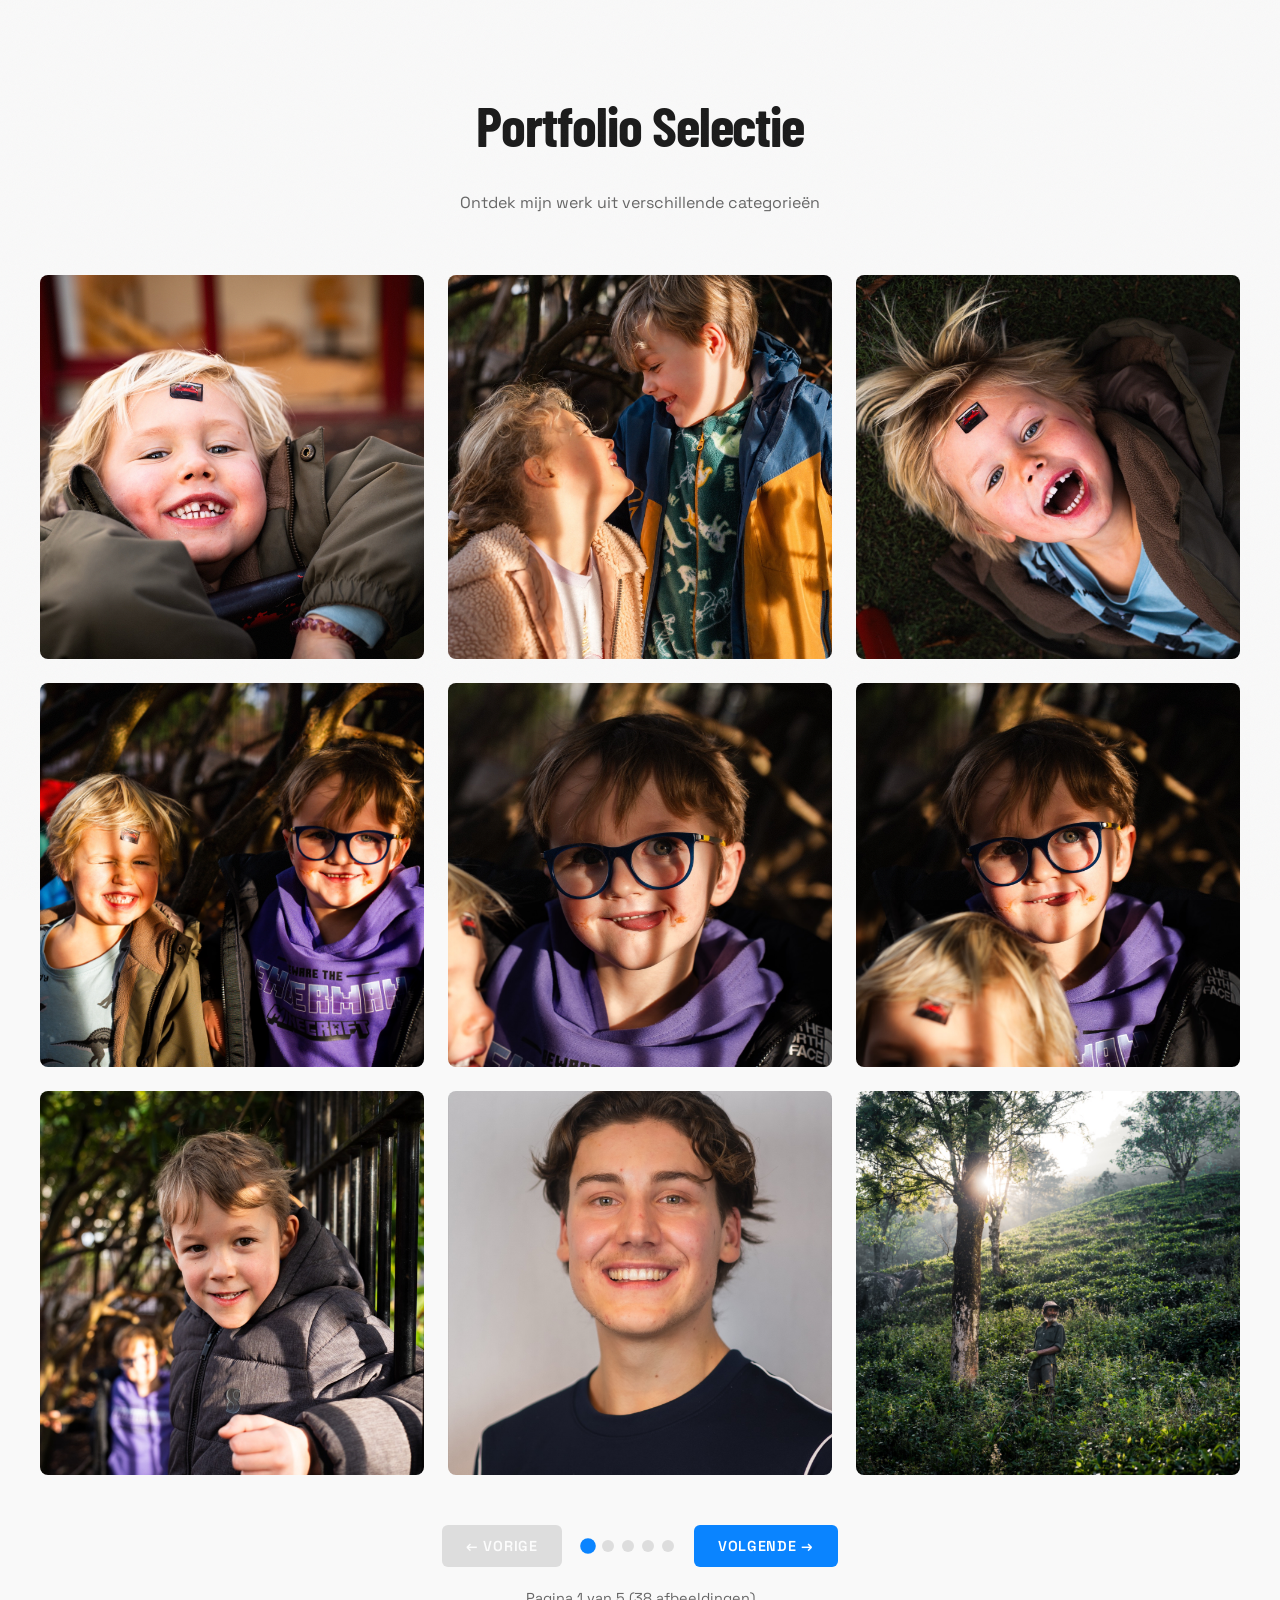
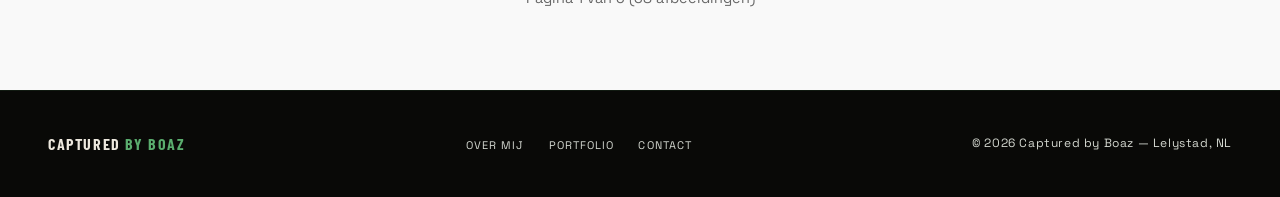
<file: albums/album.html>
<!DOCTYPE html>
<html lang="nl">
<head>
    <meta charset="UTF-8">
    <meta name="viewport" content="width=device-width, initial-scale=1.0">
    <meta name="description" content="Captured by Boaz — Fotograaf & Videograaf uit Lelystad. Verhalen die mensen in beweging brengen.">
    <title>Captured by Boaz — Verhalen die mensen in beweging brengen</title>
    <link rel="preconnect" href="https://fonts.googleapis.com">
    <link rel="preconnect" href="https://fonts.gstatic.com" crossorigin>
    <link href="https://fonts.googleapis.com/css2?family=Barlow+Condensed:ital,wght@0,300;0,400;0,600;0,700;0,800;0,900;1,300;1,400;1,700&family=Space+Grotesk:wght@300;400;500;600;700&display=swap" rel="stylesheet">
    <link rel="icon" type="image/x-icon" href="../assets/icons/favicon.svg" />
    <link rel="stylesheet" href="../assets/styles/style.css" />
    <link rel="stylesheet" href="./album.css">
</head>

<body>

<!-- ── GALLERY GRID WITH PAGINATION ── -->
<section id="gallery">
    <div class="gallery-container">
        <div class="gallery-header">
            <h2>Portfolio Selectie</h2>
            <p>Ontdek mijn werk uit verschillende categorieën</p>
        </div>

        <div class="gallery-grid" id="galleryGrid">
            <!-- Gallery items worden hier door JavaScript ingevuld -->
        </div>

        <div class="gallery-pagination">
            <button class="pagination-btn" id="prevBtn" aria-label="Vorige pagina">← Vorige</button>
            <div class="pagination-dots" id="paginationDots"></div>
            <button class="pagination-btn" id="nextBtn" aria-label="Volgende pagina">Volgende →</button>
        </div>

        <div class="page-info" id="pageInfo"></div>
    </div>
</section>

<!-- ── FOOTER ── -->
<footer>
    <div class="container">
        <div class="footer-inner">
            <div class="footer-logo">CAPTURED <span>by Boaz</span></div>
            <ul class="footer-links" role="list">
                <li><a href="#meet">Over mij</a></li>
                <li><a href="#portfolio">Portfolio</a></li>
                <li><a href="#contact">Contact</a></li>
            </ul>
            <p class="footer-copy">© 2026 Captured by Boaz — Lelystad, NL</p>
        </div>
    </div>
</footer>

<script src="album.js" defer></script>
</body>
</html>
</file>
<file: assets/styles/style.css>
/* ── TOKENS ── */
:root {
    --c-black:   #090907;
    --c-dark:    #0f1510;
    --c-green:   #1e3d28;
    --c-green-2: #2d5c3e;
    --c-accent:  #5aad6e;
    --c-cream:   #ede8de;
    --c-muted:   #d4d8d0;
    --c-border:  rgba(90,173,110,0.10);
    --c-grid:    rgba(90,173,110,0.06);

    --f-display: 'Barlow Condensed', sans-serif;
    --f-body:    'Space Grotesk', sans-serif;

    --ease-out: cubic-bezier(0.16, 1, 0.3, 1);
    --ease-in-out: cubic-bezier(0.87, 0, 0.13, 1);
}

/* ── RESET ── */
*, *::before, *::after { box-sizing: border-box; margin: 0; padding: 0; }
html { scroll-behavior: smooth; overflow-x: hidden; }
body {
    background: var(--c-black);
    color: var(--c-cream);
    font-family: var(--f-body);
    font-size: 16px;
    line-height: 1.6;
    overflow-x: hidden;
    cursor: none;
}
img { display: block; width: 100%; }
a { color: inherit; text-decoration: none; }
button { cursor: none; border: none; background: none; font-family: inherit; }

/* ── GRAIN OVERLAY ── */
body::before {
    content: '';
    position: fixed;
    inset: 0;
    pointer-events: none;
    z-index: 9999;
    opacity: 0.035;
    background-image: url("data:image/svg+xml,%3Csvg viewBox='0 0 256 256' xmlns='http://www.w3.org/2000/svg'%3E%3Cfilter id='noise'%3E%3CfeTurbulence type='fractalNoise' baseFrequency='0.9' numOctaves='4' stitchTiles='stitch'/%3E%3C/filter%3E%3Crect width='100%25' height='100%25' filter='url(%23noise)'/%3E%3C/svg%3E");
    background-size: 180px 180px;
}

/* ── GRID OVERLAY ── */
.grid-overlay {
    position: absolute;
    inset: 0;
    pointer-events: none;
    background-image:
            linear-gradient(var(--c-grid) 1px, transparent 1px),
            linear-gradient(90deg, var(--c-grid) 1px, transparent 1px);
    background-size: 80px 80px;
}

/* ── CUSTOM CURSOR ── */
#cursor-dot {
    position: fixed;
    width: 6px; height: 6px;
    background: var(--c-accent);
    border-radius: 50%;
    pointer-events: none;
    z-index: 10000;
    transform: translate(-50%, -50%);
    transition: width 0.2s, height 0.2s, background 0.2s;
}
#cursor-ring {
    position: fixed;
    width: 36px; height: 36px;
    border: 1px solid var(--c-accent);
    border-radius: 50%;
    pointer-events: none;
    z-index: 10000;
    transform: translate(-50%, -50%);
    transition: width 0.35s var(--ease-out), height 0.35s var(--ease-out), border-color 0.2s, opacity 0.2s;
    opacity: 0.5;
}
body:has(a:hover) #cursor-ring,
body:has(button:hover) #cursor-ring {
    width: 56px; height: 56px;
    opacity: 1;
    border-color: var(--c-accent);
}

/* ── NAV ── */
nav {
    position: fixed;
    top: 0; left: 0; right: 0;
    z-index: 900;
    padding: 24px 48px;
    display: flex;
    align-items: center;
    justify-content: space-between;
    transition: background 0.4s, padding 0.4s;
}
nav.scrolled {
    background: rgba(9,9,7,0.92);
    backdrop-filter: blur(12px);
    padding: 16px 48px;
    border-bottom: 1px solid var(--c-border);
}
.nav-logo {
    font-family: var(--f-display);
    font-size: 18px;
    font-weight: 700;
    letter-spacing: 0.08em;
    text-transform: uppercase;
    color: var(--c-cream);
    display: flex;
    align-items: center;
    gap: 10px;
}
.nav-logo span { color: var(--c-accent); font-style: italic; font-weight: 300; text-transform: none; letter-spacing: 0; }
.nav-links {
    display: flex;
    gap: 36px;
    list-style: none;
}
.nav-links a {
    font-size: 12px;
    font-weight: 500;
    letter-spacing: 0.12em;
    text-transform: uppercase;
    color: var(--c-muted);
    transition: color 0.2s;
    cursor: none;
}
.nav-links a:hover { color: var(--c-cream); }
.nav-cta {
    font-size: 11px;
    font-weight: 600;
    letter-spacing: 0.14em;
    text-transform: uppercase;
    padding: 10px 22px;
    border: 1px solid var(--c-accent);
    color: var(--c-accent);
    transition: background 0.25s, color 0.25s;
    cursor: none;
}
.nav-cta:hover { background: var(--c-accent); color: var(--c-black); }

/* hamburger */
.hamburger {
    display: none;
    flex-direction: column;
    gap: 5px;
    width: 28px;
    cursor: none;
    z-index: 901;
}
.hamburger span {
    display: block;
    height: 1.5px;
    background: var(--c-cream);
    transition: transform 0.35s var(--ease-out), opacity 0.35s;
}
.hamburger.open span:nth-child(1) { transform: translateY(6.5px) rotate(45deg); }
.hamburger.open span:nth-child(2) { opacity: 0; }
.hamburger.open span:nth-child(3) { transform: translateY(-6.5px) rotate(-45deg); }

.mobile-menu {
    position: fixed;
    inset: 0;
    background: var(--c-black);
    z-index: 899;
    display: flex;
    flex-direction: column;
    align-items: center;
    justify-content: center;
    gap: 40px;
    opacity: 0;
    pointer-events: none;
    transition: opacity 0.4s;
}
.mobile-menu.open { opacity: 1; pointer-events: all; }
.mobile-menu a {
    font-family: var(--f-display);
    font-size: clamp(36px, 8vw, 72px);
    font-weight: 700;
    letter-spacing: 0.04em;
    text-transform: uppercase;
    color: var(--c-cream);
    cursor: none;
    transition: color 0.2s;
}
.mobile-menu a:hover { color: var(--c-accent); }

/* ── HERO ── */
#hero {
    position: relative;
    min-height: 100svh;
    display: flex;
    flex-direction: column;
    justify-content: flex-end;
    padding: 0 48px 80px;
    overflow: hidden;
}
.hero-bg {
    position: absolute;
    inset: 0;
    background:
            linear-gradient(to right, rgba(9,9,7,0.92) 0%, rgba(9,9,7,0.60) 50%, rgba(9,9,7,0.30) 100%),
            linear-gradient(to top, rgba(9,9,7,1) 0%, transparent 40%),
            url('../images/hero-boaz.png') right center / cover no-repeat;
}
/* Double exposure — niet meer nodig */
.hero-double-exposure { display: none; }
.hero-plus-markers {
    position: absolute;
    inset: 0;
    pointer-events: none;
}
.plus {
    position: absolute;
    width: 20px; height: 20px;
    opacity: 0.3;
}
.plus::before, .plus::after {
    content: '';
    position: absolute;
    background: var(--c-accent);
}
.plus::before { width: 1px; height: 100%; left: 50%; top: 0; }
.plus::after  { height: 1px; width: 100%; top: 50%; left: 0; }

.hero-eyebrow {
    font-size: 11px;
    font-weight: 500;
    letter-spacing: 0.2em;
    text-transform: uppercase;
    color: var(--c-accent);
    margin-bottom: 20px;
    opacity: 0;
    transform: translateY(20px);
}
.hero-title {
    font-family: var(--f-display);
    font-size: clamp(54px, 7.5vw, 115px);
    font-weight: 900;
    line-height: 0.9;
    text-transform: uppercase;
    letter-spacing: -0.01em;
    overflow: hidden;
    margin-bottom: 32px;
}
.hero-title-line {
    display: block;
    overflow: hidden;
}
.hero-title-line span {
    display: block;
    transform: translateY(110%);
}
.hero-title em {
    font-style: italic;
    font-weight: 300;
    color: var(--c-accent);
}
.hero-bottom {
    display: flex;
    align-items: flex-end;
    justify-content: space-between;
    gap: 40px;
    opacity: 0;
    transform: translateY(20px);
}
.hero-sub {
    font-size: 15px;
    font-weight: 300;
    color: var(--c-muted);
    max-width: 340px;
    line-height: 1.7;
}
.hero-sub strong { color: var(--c-cream); font-weight: 500; }
.hero-actions { display: flex; gap: 16px; align-items: center; flex-shrink: 0; }
.btn-primary {
    display: inline-flex;
    align-items: center;
    gap: 12px;
    padding: 16px 32px;
    background: var(--c-accent);
    color: var(--c-black);
    font-size: 12px;
    font-weight: 700;
    letter-spacing: 0.14em;
    text-transform: uppercase;
    transition: background 0.25s, transform 0.25s var(--ease-out);
    cursor: none;
}
.btn-primary:hover { background: #6ec47f; transform: translateY(-2px); }
.btn-ghost {
    display: inline-flex;
    align-items: center;
    gap: 10px;
    padding: 16px 28px;
    border: 1px solid var(--c-border);
    color: var(--c-cream);
    font-size: 12px;
    font-weight: 500;
    letter-spacing: 0.12em;
    text-transform: uppercase;
    transition: border-color 0.25s, color 0.25s;
    cursor: none;
}
.btn-ghost:hover { border-color: var(--c-cream); }
.scroll-indicator {
    position: absolute;
    bottom: 32px;
    left: 50%;
    transform: translateX(-50%);
    display: flex;
    flex-direction: column;
    align-items: center;
    gap: 8px;
    opacity: 0;
}
.scroll-indicator span {
    font-size: 10px;
    letter-spacing: 0.2em;
    text-transform: uppercase;
    color: var(--c-muted);
}
.scroll-line {
    width: 1px;
    height: 48px;
    background: linear-gradient(to bottom, var(--c-accent), transparent);
    animation: scrollPulse 2s ease-in-out infinite;
}
@keyframes scrollPulse {
    0%, 100% { opacity: 0.4; transform: scaleY(1); }
    50% { opacity: 1; transform: scaleY(1.2); }
}

/* ── SECTION BASICS ── */
section { position: relative; }
.container { max-width: 1280px; margin: 0 auto; padding: 0 48px; }
.section-pad { padding: 140px 0; }

.section-label {
    display: flex;
    align-items: center;
    gap: 14px;
    margin-bottom: 20px;
}
.section-label span {
    font-size: 10px;
    font-weight: 600;
    letter-spacing: 0.25em;
    text-transform: uppercase;
    color: var(--c-accent);
}
.section-label::after {
    content: '';
    height: 1px;
    width: 40px;
    background: var(--c-accent);
    opacity: 0.5;
}

.reveal {
    opacity: 0;
    transform: translateY(40px);
    transition: opacity 0.8s var(--ease-out), transform 0.8s var(--ease-out);
}
.reveal.visible { opacity: 1; transform: translateY(0); }
.reveal-delay-1 { transition-delay: 0.1s; }
.reveal-delay-2 { transition-delay: 0.2s; }
.reveal-delay-3 { transition-delay: 0.3s; }
.reveal-delay-4 { transition-delay: 0.4s; }

/* ── STATS BAR ── */
.stats-bar {
    border-top: 1px solid var(--c-border);
    border-bottom: 1px solid var(--c-border);
    padding: 40px 0;
}
.stats-inner {
    display: flex;
    justify-content: space-around;
    align-items: center;
    flex-wrap: wrap;
    gap: 32px;
}
.stat-item { text-align: center; }
.stat-num {
    font-family: var(--f-display);
    font-size: 56px;
    font-weight: 900;
    color: var(--c-cream);
    line-height: 1;
}
.stat-num em { color: var(--c-accent); font-style: normal; }
.stat-label {
    font-size: 11px;
    letter-spacing: 0.15em;
    text-transform: uppercase;
    color: var(--c-muted);
    margin-top: 6px;
}

/* ── MEET ME ── */
#meet {
    background: var(--c-dark);
}
.meet-grid {
    display: grid;
    grid-template-columns: 1fr 1fr;
    gap: 80px;
    align-items: center;
}
.meet-image {
    position: relative;
    aspect-ratio: 3/4;
    overflow: hidden;
}
.meet-image img {
    width: 100%; height: 100%;
    object-fit: cover;
    object-position: center 20%;
    transition: transform 0.8s var(--ease-out);
}
.meet-image:hover img { transform: scale(1.04); }
.meet-image-badge {
    position: absolute;
    bottom: 24px;
    right: -20px;
    background: var(--c-accent);
    color: var(--c-black);
    padding: 14px 20px;
    font-size: 11px;
    font-weight: 700;
    letter-spacing: 0.12em;
    text-transform: uppercase;
    writing-mode: vertical-lr;
    transform: rotate(180deg);
}
.meet-content h2 {
    font-family: var(--f-display);
    font-size: clamp(48px, 5vw, 80px);
    font-weight: 800;
    text-transform: uppercase;
    line-height: 0.95;
    margin-bottom: 32px;
}
.meet-content h2 em {
    color: var(--c-accent);
    font-style: italic;
    font-weight: 300;
}
.meet-content p {
    color: var(--c-cream);
    font-size: 15px;
    line-height: 1.8;
    margin-bottom: 20px;
}
.meet-content p strong { color: var(--c-cream); font-weight: 600; }
.meet-tags {
    display: flex;
    flex-wrap: wrap;
    gap: 8px;
    margin-top: 32px;
}
.meet-tag {
    padding: 6px 14px;
    border: 1px solid var(--c-border);
    font-size: 11px;
    letter-spacing: 0.1em;
    text-transform: uppercase;
    color: var(--c-muted);
    transition: border-color 0.2s, color 0.2s;
}
.meet-tag:hover { border-color: var(--c-accent); color: var(--c-accent); }

/* ── PORTFOLIO ── */
#portfolio {
    background: var(--c-black);
}
.portfolio-header {
    display: flex;
    justify-content: space-between;
    align-items: flex-end;
    margin-bottom: 60px;
}
.portfolio-title {
    font-family: var(--f-display);
    font-size: clamp(40px, 5vw, 72px);
    font-weight: 900;
    text-transform: uppercase;
    line-height: 1;
}
.portfolio-tabs {
    display: flex;
    gap: 0;
    border: 1px solid var(--c-border);
}
.tab-btn {
    padding: 10px 20px;
    font-size: 11px;
    font-weight: 500;
    letter-spacing: 0.12em;
    text-transform: uppercase;
    color: var(--c-muted);
    border-right: 1px solid var(--c-border);
    transition: background 0.2s, color 0.2s;
    cursor: none;
}
.tab-btn:last-child { border-right: none; }
.tab-btn.active, .tab-btn:hover { background: var(--c-green); color: var(--c-cream); }

.portfolio-grid {
    display: grid;
    grid-template-columns: repeat(12, 1fr);
    gap: 16px;
}
.portfolio-item {
    position: relative;
    overflow: hidden;
    cursor: none;
}
.portfolio-item:nth-child(1) { grid-column: span 7; aspect-ratio: 16/10; }
.portfolio-item:nth-child(2) { grid-column: span 5; aspect-ratio: 3/4; }
.portfolio-item:nth-child(3) { grid-column: span 4; aspect-ratio: 4/5; }
.portfolio-item:nth-child(4) { grid-column: span 4; aspect-ratio: 4/5; }
.portfolio-item:nth-child(5) { grid-column: span 4; aspect-ratio: 4/5; }
.portfolio-item:nth-child(6) { grid-column: span 8; aspect-ratio: 16/9; }
.portfolio-item:nth-child(7) { grid-column: span 4; aspect-ratio: 4/5; }
/* extra items na "meer laden" — nette 2-kolom rijen */
.portfolio-item:nth-child(n+8) { grid-column: span 6; aspect-ratio: 4/3; }

.portfolio-item img {
    width: 100%; height: 100%;
    object-fit: cover;
    transition: transform 0.7s var(--ease-out);
}
.portfolio-item:hover img { transform: scale(1.06); }
.portfolio-overlay {
    position: absolute;
    inset: 0;
    background: linear-gradient(to top, rgba(9,9,7,0.9) 0%, transparent 60%);
    opacity: 0;
    transition: opacity 0.4s;
    display: flex;
    flex-direction: column;
    justify-content: flex-end;
    padding: 24px;
}
.portfolio-item:hover .portfolio-overlay { opacity: 1; }
.portfolio-overlay-tag {
    font-size: 10px;
    font-weight: 600;
    letter-spacing: 0.2em;
    text-transform: uppercase;
    color: var(--c-accent);
    margin-bottom: 6px;
}
.portfolio-overlay-title {
    font-family: var(--f-display);
    font-size: 24px;
    font-weight: 700;
    text-transform: uppercase;
}
.portfolio-overlay-arrow {
    position: absolute;
    top: 20px;
    right: 20px;
    width: 40px; height: 40px;
    border: 1px solid var(--c-cream);
    display: flex;
    align-items: center;
    justify-content: center;
    transform: rotate(-45deg);
    transition: background 0.2s, border-color 0.2s;
}
.portfolio-overlay-arrow:hover { background: var(--c-accent); border-color: var(--c-accent); }
.portfolio-overlay-arrow svg { transform: rotate(45deg); }

/* category panels */
.portfolio-panel { display: none; }
.portfolio-panel.active { display: grid; }
.portfolio-item.gallery-hidden { display: none; }

/* load more button */
.load-more-wrap {
    grid-column: 1 / -1;
    display: flex;
    justify-content: center;
    padding: 40px 0 8px;
}
.btn-load-more {
    font-family: var(--f-display);
    font-size: 13px;
    font-weight: 700;
    letter-spacing: 0.14em;
    text-transform: uppercase;
    padding: 14px 40px;
    border: 1px solid var(--c-accent);
    color: var(--c-accent);
    background: transparent;
    cursor: pointer;
    transition: background 0.2s, color 0.2s;
    display: flex;
    align-items: center;
    gap: 10px;
}
.btn-load-more:hover { background: var(--c-accent); color: var(--c-black); }

/* ── SELECTED PROJECTS ── */
#projects {
    background: var(--c-dark);
}
.projects-list { display: flex; flex-direction: column; gap: 0; }
.project-row {
    display: grid;
    grid-template-columns: 80px 1fr 280px 120px;
    align-items: center;
    gap: 40px;
    padding: 32px 0;
    border-bottom: 1px solid var(--c-border);
    cursor: none;
    transition: background 0.3s;
}
.project-row:first-child { border-top: 1px solid var(--c-border); }
.project-row:hover { background: rgba(30,61,40,0.3); }
.project-num {
    font-family: var(--f-display);
    font-size: 13px;
    font-weight: 600;
    color: var(--c-muted);
    letter-spacing: 0.1em;
}
.project-info h3 {
    font-family: var(--f-display);
    font-size: clamp(22px, 2.5vw, 36px);
    font-weight: 700;
    text-transform: uppercase;
    letter-spacing: 0.02em;
    transition: color 0.2s;
}
.project-row:hover .project-info h3 { color: var(--c-accent); }
.project-info p {
    font-size: 13px;
    color: var(--c-muted);
    margin-top: 4px;
}
.project-thumb {
    aspect-ratio: 16/9;
    overflow: hidden;
    opacity: 0;
    transform: scale(0.95);
    transition: opacity 0.4s, transform 0.4s var(--ease-out);
}
.project-row:hover .project-thumb { opacity: 1; transform: scale(1); }
.project-thumb img { width: 100%; height: 100%; object-fit: cover; }
.play-icon {
    width: 100%; height: 100%;
    display: flex; align-items: center; justify-content: center;
    background: var(--c-green);
    color: var(--c-accent);
    transition: background 0.3s;
}
.project-row:hover .play-icon { background: var(--c-green-2); }
.project-cta {
    text-align: right;
    font-size: 11px;
    font-weight: 600;
    letter-spacing: 0.12em;
    text-transform: uppercase;
    color: var(--c-accent);
    display: flex;
    align-items: center;
    justify-content: flex-end;
    gap: 8px;
}
.project-cta svg { transition: transform 0.2s; }
.project-row:hover .project-cta svg { transform: translateX(4px); }

/* ── APPROACH ── */
#approach {
    background: var(--c-black);
}
.approach-grid {
    display: grid;
    grid-template-columns: 1fr 1fr;
    gap: 100px;
    align-items: start;
}
.approach-left h2 {
    font-family: var(--f-display);
    font-size: clamp(44px, 5vw, 72px);
    font-weight: 900;
    text-transform: uppercase;
    line-height: 0.95;
    margin-bottom: 32px;
}
.approach-left h2 em {
    color: var(--c-accent);
    font-style: italic;
    font-weight: 300;
}
.approach-left p {
    color: var(--c-muted);
    font-size: 15px;
    line-height: 1.8;
    margin-bottom: 40px;
}
.approach-steps { display: flex; flex-direction: column; gap: 0; }
.approach-step {
    display: grid;
    grid-template-columns: 56px 1fr;
    gap: 24px;
    padding: 28px 0;
    border-bottom: 1px solid var(--c-border);
    align-items: start;
}
.approach-step:first-child { border-top: 1px solid var(--c-border); }
.step-num {
    font-family: var(--f-display);
    font-size: 40px;
    font-weight: 900;
    color: var(--c-green-2);
    line-height: 1;
}
.step-content h4 {
    font-size: 14px;
    font-weight: 600;
    letter-spacing: 0.06em;
    text-transform: uppercase;
    margin-bottom: 8px;
    transition: color 0.2s;
}
.approach-step:hover .step-content h4 { color: var(--c-accent); }
.step-content p { font-size: 14px; color: var(--c-muted); line-height: 1.7; }

/* ── CONTACT ── */
#contact {
    background: var(--c-dark);
    border-top: 1px solid var(--c-border);
}
.contact-grid {
    display: grid;
    grid-template-columns: 1fr 1fr;
    gap: 80px;
    align-items: start;
}
.contact-left h2 {
    font-family: var(--f-display);
    font-size: clamp(44px, 5vw, 72px);
    font-weight: 900;
    text-transform: uppercase;
    line-height: 0.95;
    margin-bottom: 20px;
}
.contact-left h2 em {
    color: var(--c-accent);
    font-style: italic;
    font-weight: 300;
}
.contact-left p {
    color: var(--c-muted);
    font-size: 15px;
    line-height: 1.8;
    margin-bottom: 48px;
    max-width: 380px;
}
.contact-details { display: flex; flex-direction: column; gap: 20px; }
.contact-detail {
    display: flex;
    align-items: center;
    gap: 16px;
    padding: 16px 0;
    border-bottom: 1px solid var(--c-border);
}
.contact-detail-icon {
    width: 40px; height: 40px;
    border: 1px solid var(--c-border);
    display: flex;
    align-items: center;
    justify-content: center;
    flex-shrink: 0;
    color: var(--c-accent);
}
.contact-detail-text span {
    display: block;
    font-size: 10px;
    letter-spacing: 0.15em;
    text-transform: uppercase;
    color: var(--c-muted);
    margin-bottom: 2px;
}
.contact-detail-text a {
    font-size: 15px;
    font-weight: 500;
    color: var(--c-cream);
    transition: color 0.2s;
    cursor: none;
}
.contact-detail-text a:hover { color: var(--c-accent); }
.social-links {
    display: flex;
    gap: 12px;
    margin-top: 40px;
}
.social-link {
    width: 44px; height: 44px;
    border: 1px solid var(--c-border);
    display: flex;
    align-items: center;
    justify-content: center;
    color: var(--c-muted);
    transition: border-color 0.25s, color 0.25s, background 0.25s;
    cursor: none;
}
.social-link:hover {
    border-color: var(--c-accent);
    color: var(--c-accent);
    background: rgba(90,173,110,0.08);
}

/* form */
.contact-form { display: flex; flex-direction: column; gap: 20px; }
.form-row { display: grid; grid-template-columns: 1fr 1fr; gap: 16px; }
.form-field { display: flex; flex-direction: column; gap: 8px; }
.form-field label {
    font-size: 10px;
    font-weight: 600;
    letter-spacing: 0.18em;
    text-transform: uppercase;
    color: var(--c-muted);
}
.form-field input,
.form-field textarea,
.form-field select {
    background: rgba(255,255,255,0.03);
    border: 1px solid var(--c-border);
    color: var(--c-cream);
    padding: 14px 16px;
    font-family: var(--f-body);
    font-size: 14px;
    outline: none;
    transition: border-color 0.25s, background 0.25s;
    width: 100%;
    -webkit-appearance: none;
}
.form-field select option { background: var(--c-dark); }
.form-field input:focus,
.form-field textarea:focus,
.form-field select:focus {
    border-color: var(--c-accent);
    background: rgba(90,173,110,0.04);
}
.form-field textarea { resize: vertical; min-height: 140px; }
.form-submit {
    display: inline-flex;
    align-items: center;
    gap: 12px;
    padding: 16px 36px;
    background: var(--c-accent);
    color: var(--c-black);
    font-family: var(--f-body);
    font-size: 12px;
    font-weight: 700;
    letter-spacing: 0.14em;
    text-transform: uppercase;
    transition: background 0.25s, transform 0.25s var(--ease-out);
    cursor: none;
    align-self: flex-start;
}
.form-submit:hover { background: #6ec47f; transform: translateY(-2px); }
.form-note {
    font-size: 12px;
    color: var(--c-muted);
    margin-top: 8px;
}

/* ── FOOTER ── */
footer {
    background: var(--c-black);
    border-top: 1px solid var(--c-border);
    padding: 40px 0;
}
.footer-inner {
    display: flex;
    justify-content: space-between;
    align-items: center;
    flex-wrap: wrap;
    gap: 20px;
}
.footer-logo {
    font-family: var(--f-display);
    font-size: 16px;
    font-weight: 700;
    letter-spacing: 0.1em;
    text-transform: uppercase;
}
.footer-logo span { color: var(--c-accent); }
.footer-copy {
    font-size: 12px;
    color: var(--c-muted);
    letter-spacing: 0.05em;
}
.footer-links {
    display: flex;
    gap: 24px;
    list-style: none;
}
.footer-links a {
    font-size: 11px;
    letter-spacing: 0.1em;
    text-transform: uppercase;
    color: var(--c-muted);
    cursor: none;
    transition: color 0.2s;
}
.footer-links a:hover { color: var(--c-accent); }

/* ── SHOWREEL MODAL ── */
.modal {
    position: fixed;
    inset: 0;
    background: rgba(9,9,7,0.95);
    z-index: 9000;
    display: flex;
    align-items: center;
    justify-content: center;
    opacity: 0;
    pointer-events: none;
    transition: opacity 0.4s;
}
.modal.open { opacity: 1; pointer-events: all; }
.modal-inner {
    width: 90%;
    max-width: 1000px;
    aspect-ratio: 16/9;
    position: relative;
}
.modal-inner iframe { width: 100%; height: 100%; border: none; }
.modal-close {
    position: absolute;
    top: -48px;
    right: 0;
    font-size: 11px;
    font-weight: 600;
    letter-spacing: 0.18em;
    text-transform: uppercase;
    color: var(--c-muted);
    cursor: none;
    display: flex;
    align-items: center;
    gap: 10px;
    transition: color 0.2s;
}
.modal-close:hover { color: var(--c-cream); }

/* ── RESPONSIVE ── */
@media (max-width: 1024px) {
    .meet-grid { grid-template-columns: 1fr; gap: 48px; }
    .meet-image { aspect-ratio: 3/4; max-height: 600px; }
    .meet-image-badge { display: none; }
    .approach-grid { grid-template-columns: 1fr; gap: 60px; }
    .contact-grid { grid-template-columns: 1fr; gap: 60px; }
    .project-row { grid-template-columns: 60px 1fr 80px; }
    .project-thumb { display: none; }
}

@media (max-width: 768px) {
    .hero-bg { background-position: center center !important; }
    nav { padding: 20px 24px; }
    nav.scrolled { padding: 14px 24px; }
    .nav-links, .nav-cta { display: none; }
    .hamburger { display: flex; }
    #hero { padding: 0 24px 60px; }
    .container { padding: 0 24px; }
    .section-pad { padding: 80px 0; }
    .portfolio-header { flex-direction: column; align-items: flex-start; gap: 24px; }
    .portfolio-tabs { width: 100%; overflow-x: auto; }
    .portfolio-item:nth-child(1) { grid-column: span 12; }
    .portfolio-item:nth-child(2) { grid-column: span 12; }
    .portfolio-item:nth-child(3),
    .portfolio-item:nth-child(4),
    .portfolio-item:nth-child(5) { grid-column: span 6; }
    .portfolio-item:nth-child(6),
    .portfolio-item:nth-child(7) { grid-column: span 12; }
    .portfolio-item:nth-child(n+8) { grid-column: span 12; aspect-ratio: 4/3; }
    .project-row {
        grid-template-columns: 40px 1fr;
        gap: 12px;
        cursor: pointer;
        -webkit-tap-highlight-color: rgba(90,173,110,0.15);
    }
    .project-thumb { display: none; }
    .project-cta {
        grid-column: 2;
        display: inline-flex;
        align-items: center;
        gap: 8px;
        margin-top: 8px;
        padding: 10px 18px;
        background: var(--c-green);
        border: 1px solid var(--c-accent);
        color: var(--c-accent);
        font-size: 11px;
        font-weight: 700;
        letter-spacing: 0.12em;
        text-transform: uppercase;
        text-decoration: none;
        min-height: 44px;
        box-sizing: border-box;
    }
    .form-row { grid-template-columns: 1fr; }
    .footer-inner { flex-direction: column; text-align: center; }
    .stats-inner { justify-content: center; gap: 40px; }
}

@media (max-width: 480px) {
    .hero-title { font-size: clamp(52px, 14vw, 72px); }
    .hero-bottom { flex-direction: column; align-items: flex-start; gap: 24px; }
    .hero-actions { flex-direction: column; width: 100%; }
    .btn-primary, .btn-ghost { width: 100%; justify-content: center; }
    .portfolio-item:nth-child(3),
    .portfolio-item:nth-child(4),
    .portfolio-item:nth-child(4),
    .portfolio-item:nth-child(5) { grid-column: span 12; }
}

/* ── PREFERS REDUCED MOTION ── */
@media (prefers-reduced-motion: reduce) {
    *, *::before, *::after { animation: none !important; transition-duration: 0.01ms !important; }
    .reveal { opacity: 1; transform: none; }
}
</file>
<file: albums/album.css>
/* ── GALLERY GRID STYLES ── */
#gallery {
    padding: 80px 20px;
    background: #f9f9f9;
}

.gallery-container {
    max-width: 1200px;
    margin: 0 auto;
}

.gallery-header {
    text-align: center;
    margin-bottom: 60px;
}

.gallery-header h2 {
    font-family: 'Barlow Condensed', sans-serif;
    font-size: clamp(2rem, 5vw, 3.5rem);
    font-weight: 700;
    letter-spacing: -0.02em;
    margin: 0 0 20px;
    color: #1a1a1a;
}

.gallery-header p {
    font-family: 'Space Grotesk', sans-serif;
    font-size: 1rem;
    color: #666;
    max-width: 600px;
    margin: 0 auto;
}

/* 3x3 grid */
.gallery-grid {
    display: grid;
    grid-template-columns: repeat(auto-fit, minmax(300px, 1fr));
    gap: 24px;
    margin-bottom: 50px;
}

.gallery-item {
    position: relative;
    overflow: hidden;
    aspect-ratio: 1;
    background: #eee;
    border-radius: 8px;
    cursor: pointer;
    transition: transform 0.3s ease, filter 0.3s ease;
}

.gallery-item:hover {
    transform: scale(1.05);
    filter: brightness(0.9);
}

.gallery-item img {
    width: 100%;
    height: 100%;
    object-fit: cover;
    display: block;
}

.gallery-item.hidden {
    display: none;
}

/* Pagination controls */
.gallery-pagination {
    display: flex;
    justify-content: center;
    align-items: center;
    gap: 20px;
    flex-wrap: wrap;
    margin-top: 40px;
}

.pagination-btn {
    background: #0a84ff;
    color: white;
    border: none;
    padding: 12px 24px;
    border-radius: 6px;
    font-family: 'Space Grotesk', sans-serif;
    font-size: 0.9rem;
    cursor: pointer;
    transition: background 0.3s ease, transform 0.1s ease;
    text-transform: uppercase;
    letter-spacing: 0.05em;
    font-weight: 600;
}

.pagination-btn:hover:not(:disabled) {
    background: #0668cc;
    transform: translateY(-2px);
}

.pagination-btn:disabled {
    background: #ccc;
    cursor: not-allowed;
    opacity: 0.6;
}

.pagination-dots {
    display: flex;
    gap: 8px;
    justify-content: center;
}

.dot {
    width: 12px;
    height: 12px;
    border-radius: 50%;
    background: #ddd;
    cursor: pointer;
    transition: background 0.3s ease, transform 0.2s ease;
}

.dot.active {
    background: #0a84ff;
    transform: scale(1.3);
}

.dot:hover {
    background: #0a84ff;
}

.page-info {
    text-align: center;
    font-family: 'Space Grotesk', sans-serif;
    font-size: 0.9rem;
    color: #666;
    margin-top: 20px;
}

@media (max-width: 768px) {
    .gallery-grid {
        grid-template-columns: repeat(auto-fit, minmax(200px, 1fr));
        gap: 16px;
    }

    .gallery-pagination {
        flex-direction: column;
        gap: 15px;
    }

    .pagination-btn {
        flex: 1;
        min-width: 200px;
    }
}
</file>
